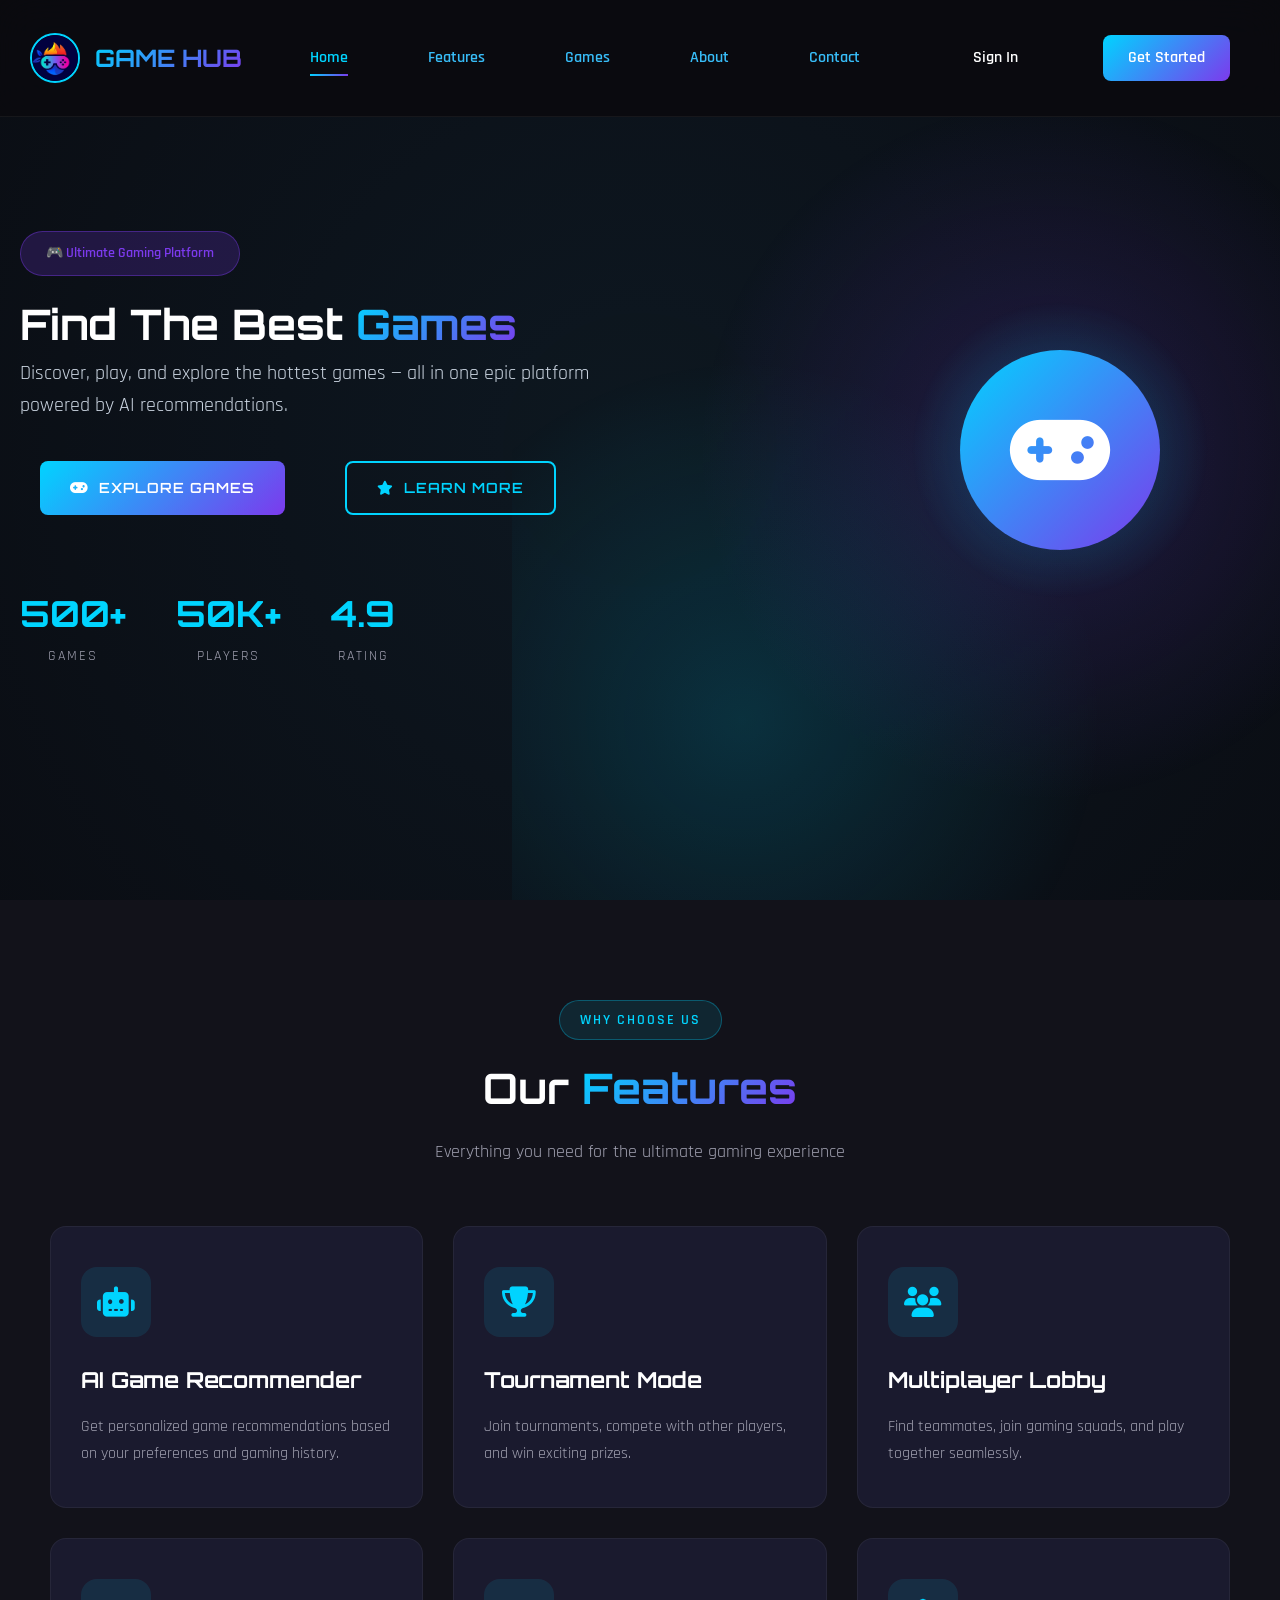
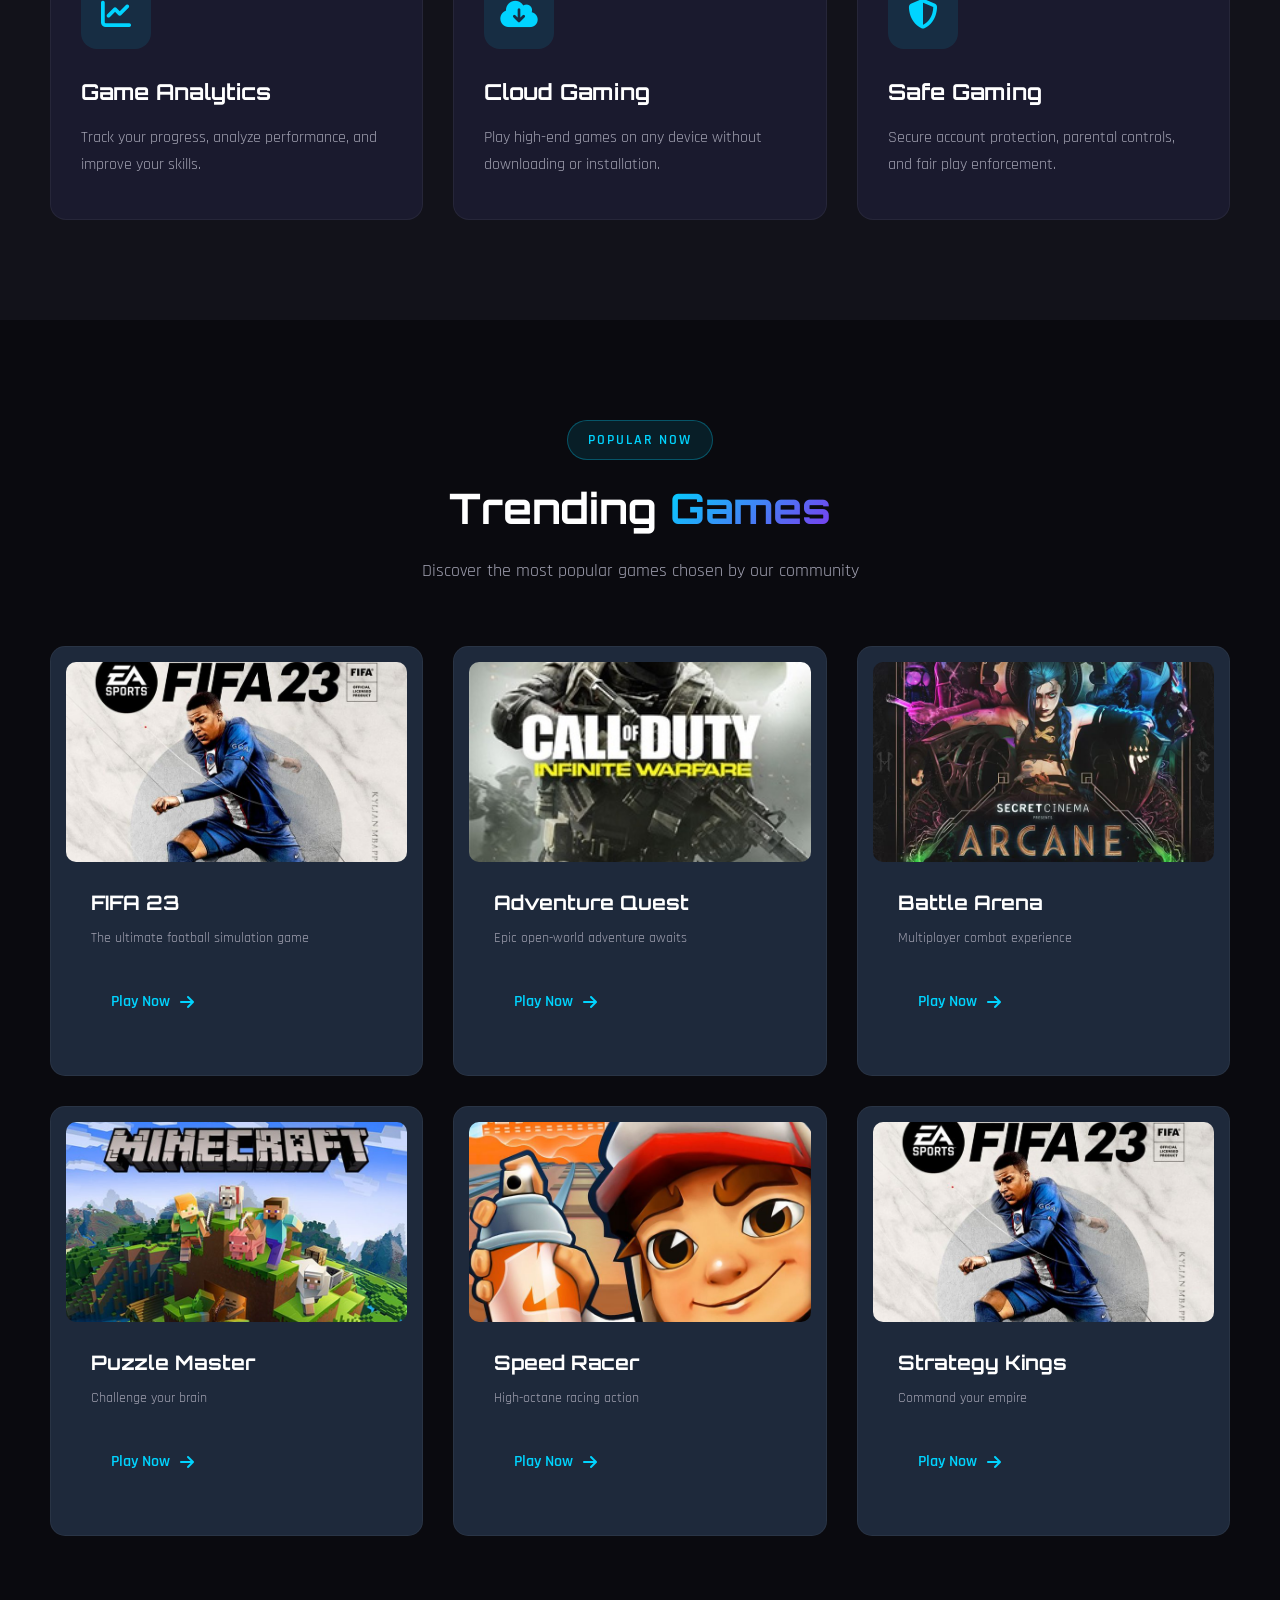
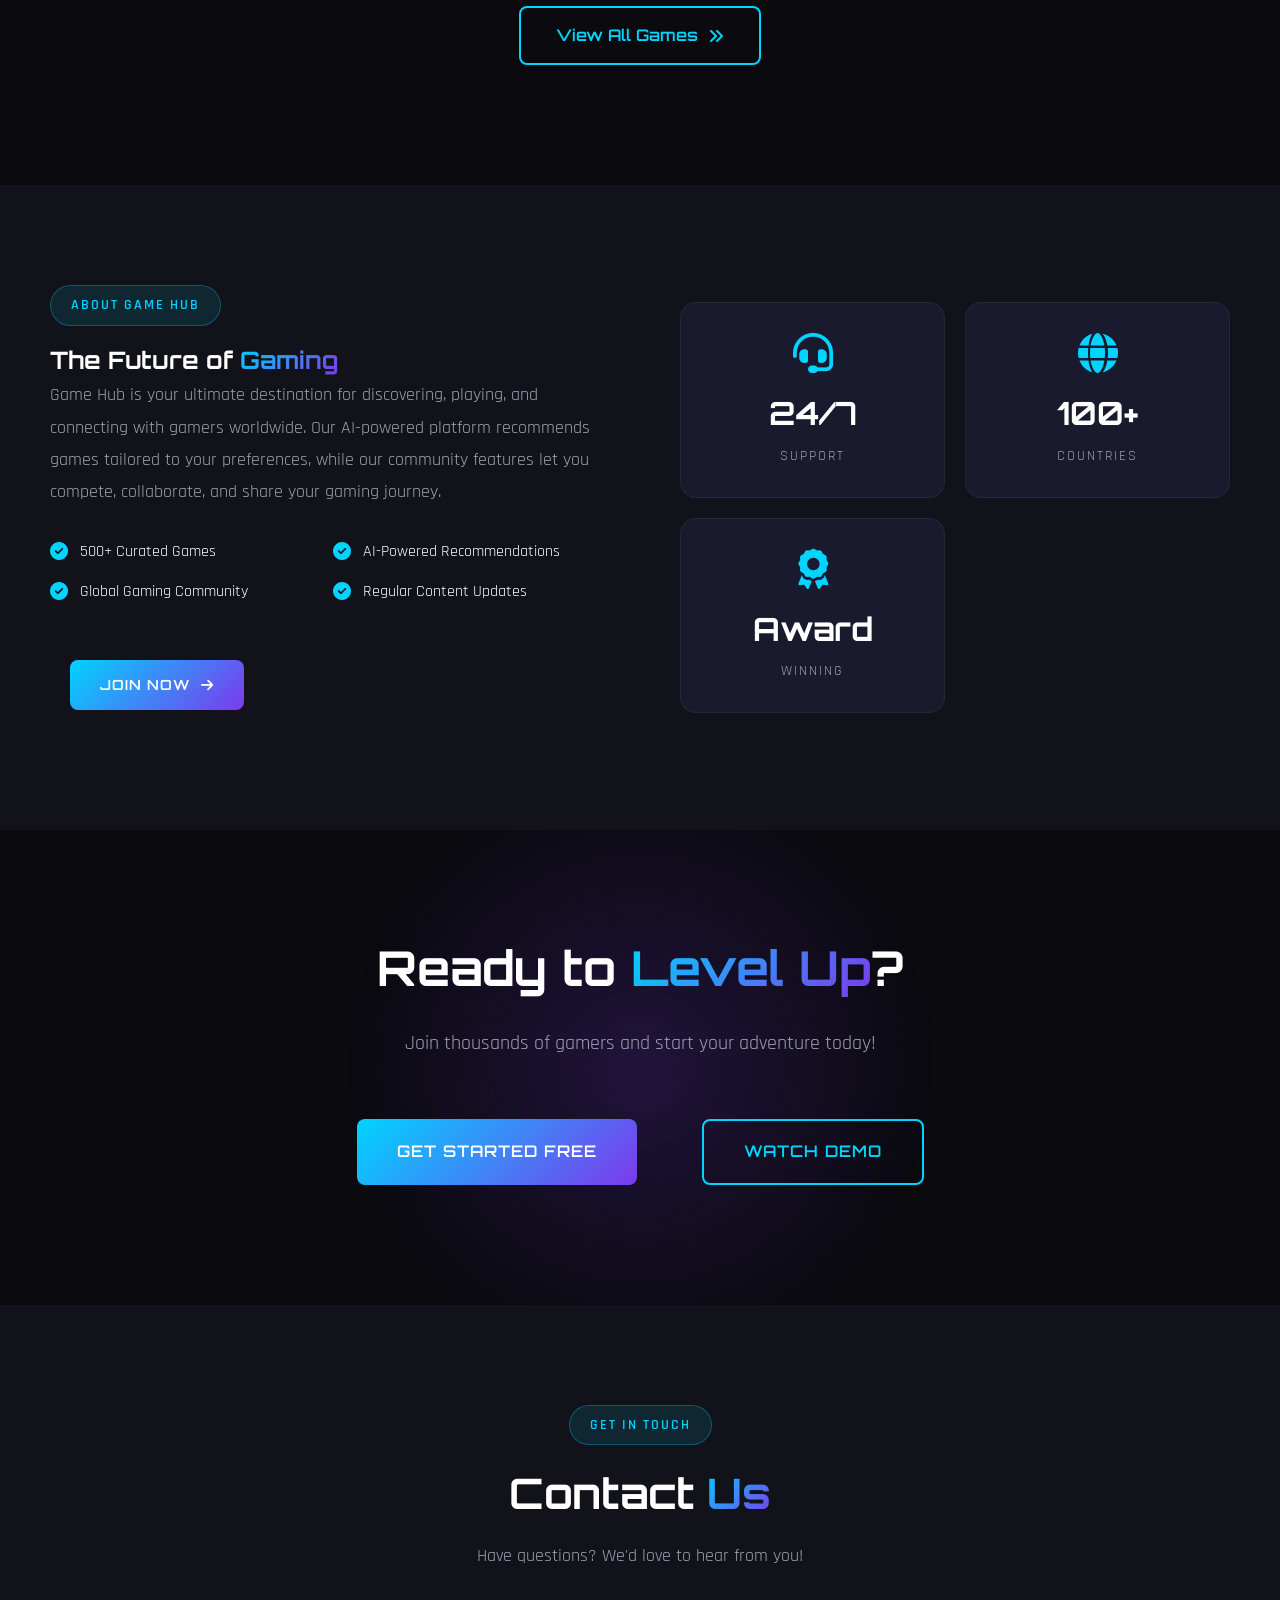
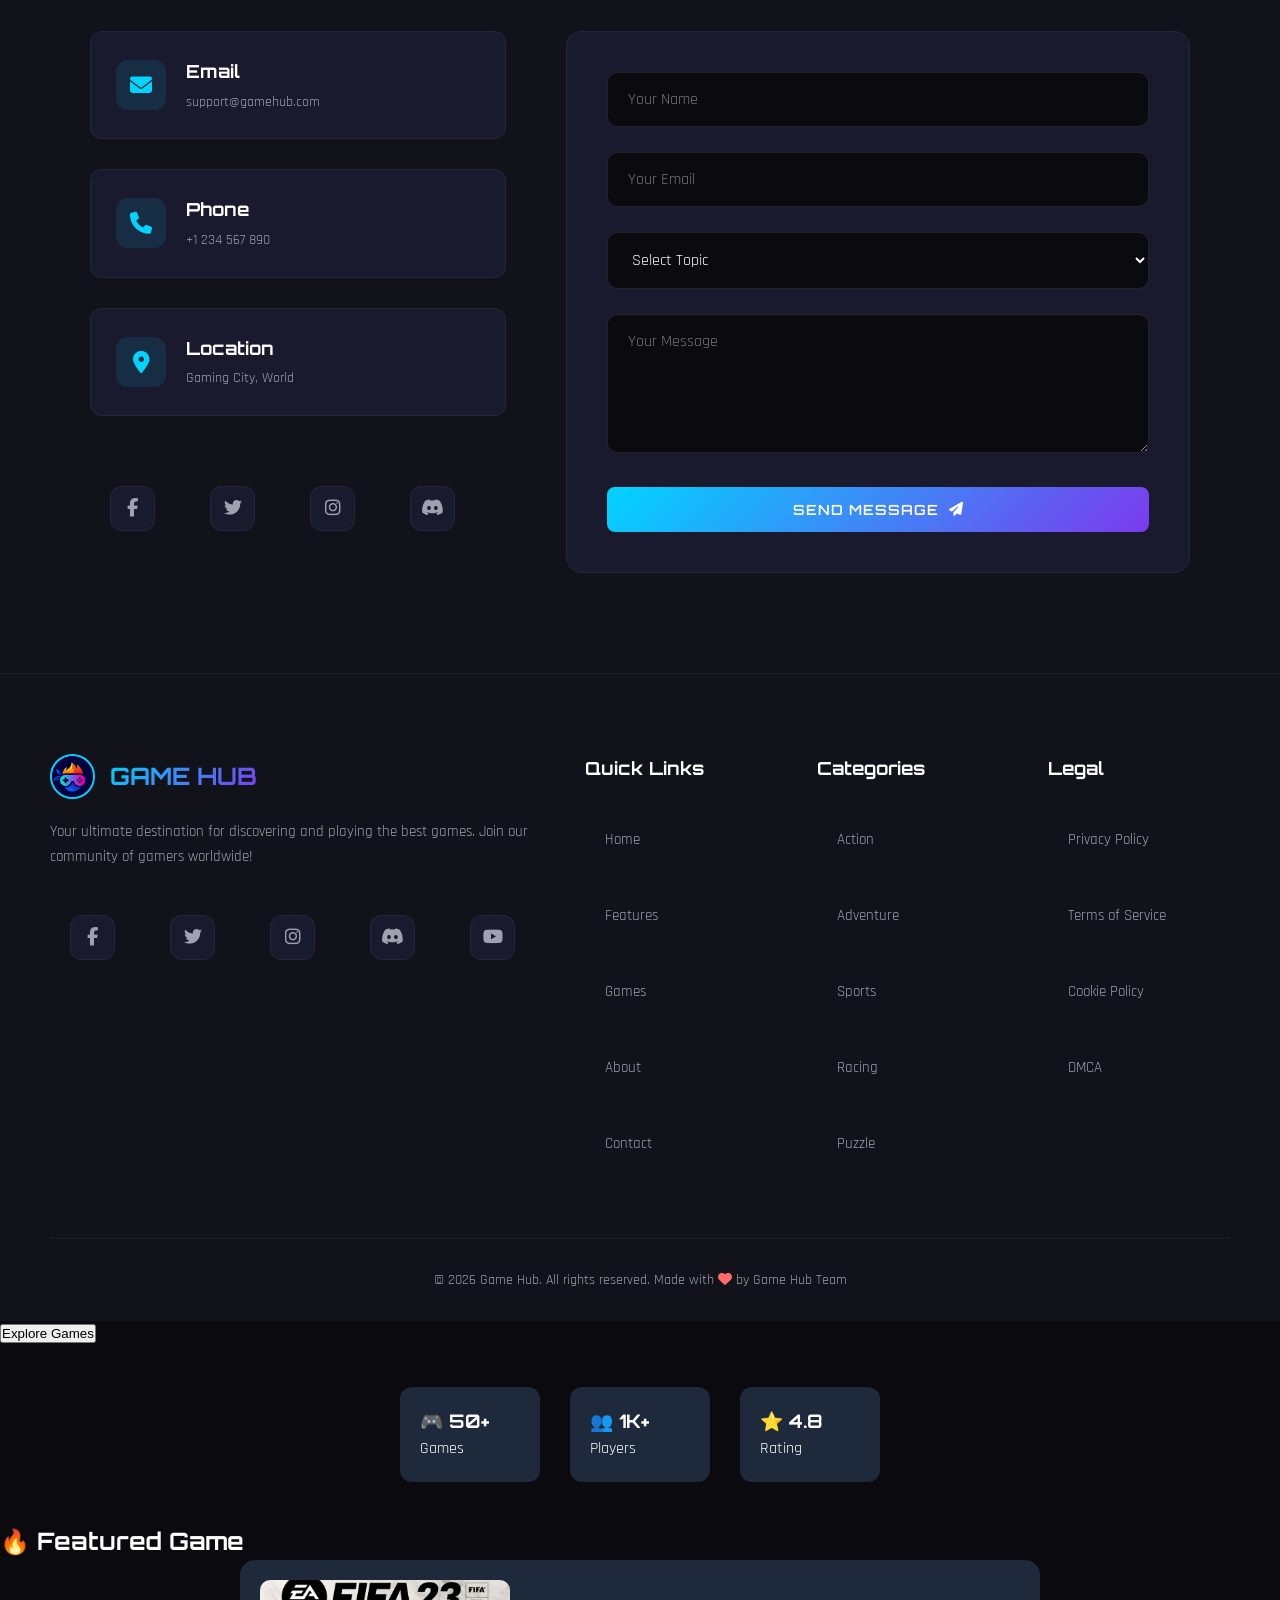
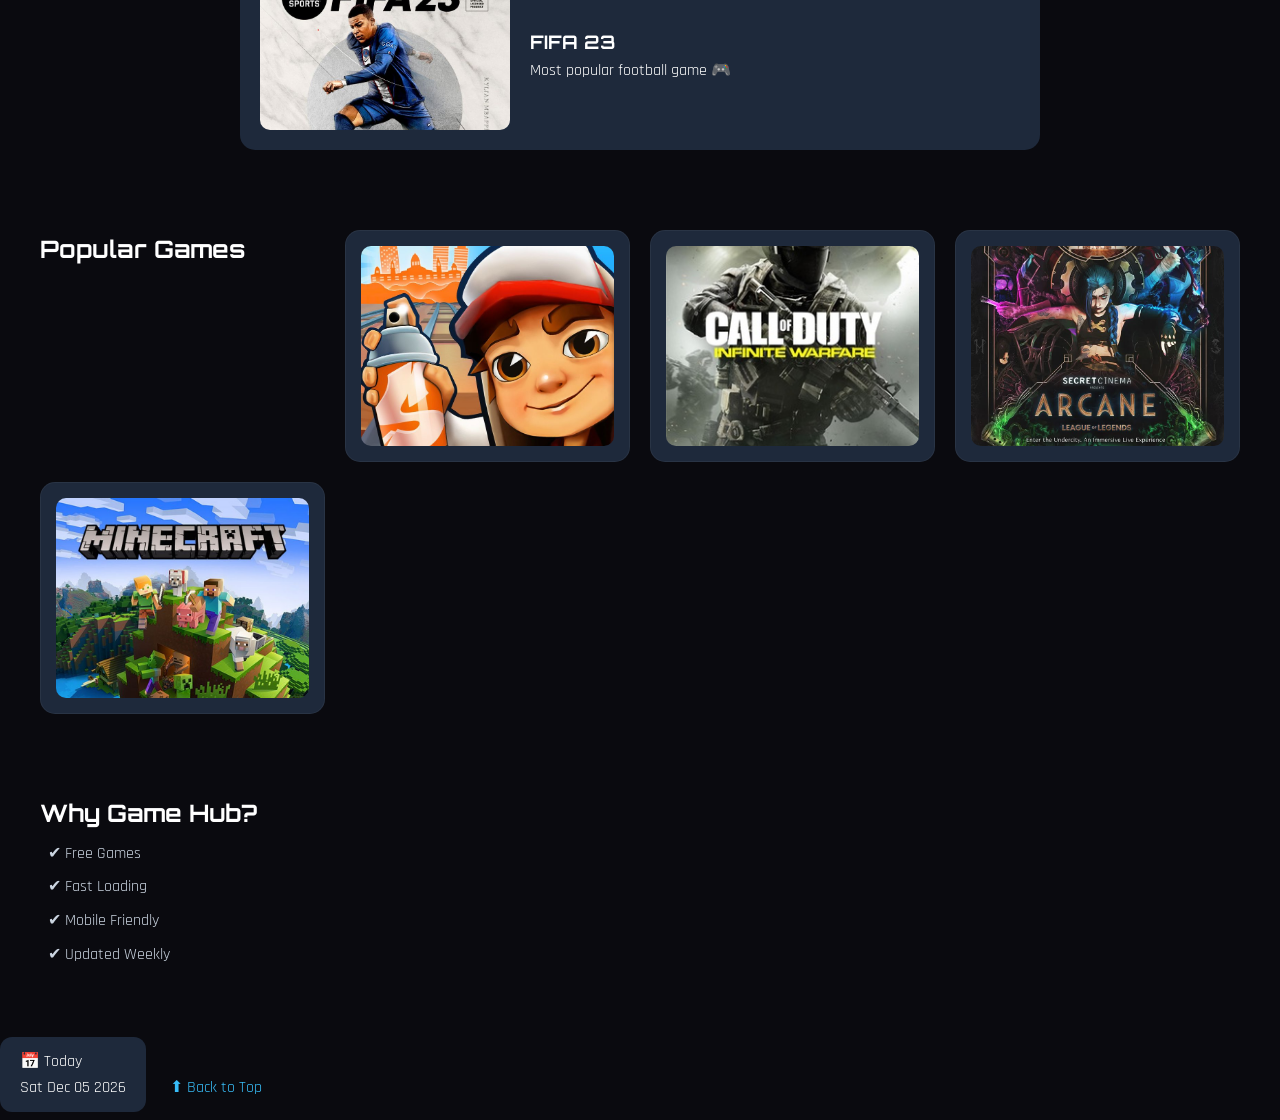
<file: index.html>
<!DOCTYPE html>
<html lang="en">

<head>
    <meta charset="UTF-8">
    <meta name="viewport" content="width=device-width, initial-scale=1.0">
    <title>Game Hub - Your Gaming Destination</title>
    <link rel="stylesheet" href="css/style.css">
    <link rel="preconnect" href="https://fonts.googleapis.com">
    <link rel="preconnect" href="https://fonts.gstatic.com" crossorigin>
    <link href="https://fonts.googleapis.com/css2?family=Orbitron:wght@400;500;600;700;800;900&family=Rajdhani:wght@300;400;500;600;700&display=swap" rel="stylesheet">
    <link rel="stylesheet" href="https://cdnjs.cloudflare.com/ajax/libs/font-awesome/6.5.1/css/all.min.css">
</head>

<body id="top">

    <!-- ================= NAVBAR ================= -->
    <nav class="navbar">
        <div class="logo">
            <img src="images/logo.png" alt="Game Hub Logo">
            <span class="logo-text">GAME HUB</span>
        </div>

        <ul class="nav-links">
            <li><a href="#home" class="active">Home</a></li>
            <li><a href="#features">Features</a></li>
            <li><a href="#games">Games</a></li>
            <li><a href="#about">About</a></li>
            <li><a href="#contact">Contact</a></li>
        </ul>

        <div class="nav-actions">
            <a href="#" class="btn-login">Sign In</a>
            <a href="#" class="btn-cta">Get Started</a>
        </div>

        <div class="menu-toggle">
            <i class="fas fa-bars"></i>
        </div>
    </nav>

    <!-- ================= HERO SECTION ================= -->
    <section id="home" class="hero">
        <div class="hero-bg"></div>
        <div class="hero-content">
            <span class="hero-badge">🎮 Ultimate Gaming Platform</span>
            <h1>Find The Best <span class="highlight">Games</span></h1>
            <p class="hero-subtitle">Discover, play, and explore the hottest games — all in one epic platform powered by AI recommendations.</p>
            
            <div class="hero-buttons">
                <a href="#games" class="btn-primary">
                    <i class="fas fa-gamepad"></i> Explore Games
                </a>
                <a href="#features" class="btn-secondary">
                    <i class="fas fa-star"></i> Learn More
                </a>
            </div>

            <div class="hero-stats">
                <div class="stat-item">
                    <span class="stat-number">500+</span>
                    <span class="stat-label">Games</span>
                </div>
                <div class="stat-item">
                    <span class="stat-number">50K+</span>
                    <span class="stat-label">Players</span>
                </div>
                <div class="stat-item">
                    <span class="stat-number">4.9</span>
                    <span class="stat-label">Rating</span>
                </div>
            </div>
        </div>

        <div class="hero-visual">
            <div class="game-controller">
                <i class="fas fa-gamepad"></i>
            </div>
            <div class="glow-effect"></div>
        </div>
    </section>

    <!-- ================= FEATURES SECTION ================= -->
    <section id="features" class="features">
        <div class="section-header">
            <span class="section-tag">Why Choose Us</span>
            <h2>Our <span class="highlight">Features</span></h2>
            <p>Everything you need for the ultimate gaming experience</p>
        </div>

        <div class="features-grid">
            <div class="feature-card">
                <div class="feature-icon">
                    <i class="fas fa-robot"></i>
                </div>
                <h3>AI Game Recommender</h3>
                <p>Get personalized game recommendations based on your preferences and gaming history.</p>
                <div class="feature-glow"></div>
            </div>

            <div class="feature-card">
                <div class="feature-icon">
                    <i class="fas fa-trophy"></i>
                </div>
                <h3>Tournament Mode</h3>
                <p>Join tournaments, compete with other players, and win exciting prizes.</p>
                <div class="feature-glow"></div>
            </div>

            <div class="feature-card">
                <div class="feature-icon">
                    <i class="fas fa-users"></i>
                </div>
                <h3>Multiplayer Lobby</h3>
                <p>Find teammates, join gaming squads, and play together seamlessly.</p>
                <div class="feature-glow"></div>
            </div>

            <div class="feature-card">
                <div class="feature-icon">
                    <i class="fas fa-chart-line"></i>
                </div>
                <h3>Game Analytics</h3>
                <p>Track your progress, analyze performance, and improve your skills.</p>
                <div class="feature-glow"></div>
            </div>

            <div class="feature-card">
                <div class="feature-icon">
                    <i class="fas fa-cloud-download"></i>
                </div>
                <h3>Cloud Gaming</h3>
                <p>Play high-end games on any device without downloading or installation.</p>
                <div class="feature-glow"></div>
            </div>

            <div class="feature-card">
                <div class="feature-icon">
                    <i class="fas fa-shield-alt"></i>
                </div>
                <h3>Safe Gaming</h3>
                <p>Secure account protection, parental controls, and fair play enforcement.</p>
                <div class="feature-glow"></div>
            </div>
        </div>
    </section>

    <!-- ================= GAMES SECTION ================= -->
    <section id="games" class="games-section">
        <div class="section-header">
            <span class="section-tag">Popular Now</span>
            <h2>Trending <span class="highlight">Games</span></h2>
            <p>Discover the most popular games chosen by our community</p>
        </div>

        <div class="games-grid">
            <div class="game-card">
                <div class="game-image">
                    <img src="images/game1.jpg.jpeg" alt="FIFA 23">
                    <div class="game-overlay">
                        <span class="game-rating">⭐ 4.8</span>
                        <span class="game-category">Sports</span>
                    </div>
                </div>
                <div class="game-info">
                    <h3>FIFA 23</h3>
                    <p>The ultimate football simulation game</p>
                    <a href="#" class="btn-play">Play Now <i class="fas fa-arrow-right"></i></a>
                </div>
            </div>

            <div class="game-card">
                <div class="game-image">
                    <img src="images/game2.jpg.jpeg" alt="Adventure Quest">
                    <div class="game-overlay">
                        <span class="game-rating">⭐ 4.6</span>
                        <span class="game-category">Adventure</span>
                    </div>
                </div>
                <div class="game-info">
                    <h3>Adventure Quest</h3>
                    <p>Epic open-world adventure awaits</p>
                    <a href="#" class="btn-play">Play Now <i class="fas fa-arrow-right"></i></a>
                </div>
            </div>

            <div class="game-card">
                <div class="game-image">
                    <img src="images/game3.jpg" alt="Battle Arena">
                    <div class="game-overlay">
                        <span class="game-rating">⭐ 4.9</span>
                        <span class="game-category">Action</span>
                    </div>
                </div>
                <div class="game-info">
                    <h3>Battle Arena</h3>
                    <p>Multiplayer combat experience</p>
                    <a href="#" class="btn-play">Play Now <i class="fas fa-arrow-right"></i></a>
                </div>
            </div>

            <div class="game-card">
                <div class="game-image">
                    <img src="images/game4.jpg" alt="Puzzle Master">
                    <div class="game-overlay">
                        <span class="game-rating">⭐ 4.4</span>
                        <span class="game-category">Puzzle</span>
                    </div>
                </div>
                <div class="game-info">
                    <h3>Puzzle Master</h3>
                    <p>Challenge your brain</p>
                    <a href="#" class="btn-play">Play Now <i class="fas fa-arrow-right"></i></a>
                </div>
            </div>

            <div class="game-card">
                <div class="game-image">
                    <img src="images/game5.jpg" alt="Speed Racer">
                    <div class="game-overlay">
                        <span class="game-rating">⭐ 4.7</span>
                        <span class="game-category">Racing</span>
                    </div>
                </div>
                <div class="game-info">
                    <h3>Speed Racer</h3>
                    <p>High-octane racing action</p>
                    <a href="#" class="btn-play">Play Now <i class="fas fa-arrow-right"></i></a>
                </div>
            </div>

            <div class="game-card">
                <div class="game-image">
                    <img src="images/game1.jpg.jpeg" alt="Strategy Kings">
                    <div class="game-overlay">
                        <span class="game-rating">⭐ 4.5</span>
                        <span class="game-category">Strategy</span>
                    </div>
                </div>
                <div class="game-info">
                    <h3>Strategy Kings</h3>
                    <p>Command your empire</p>
                    <a href="#" class="btn-play">Play Now <i class="fas fa-arrow-right"></i></a>
                </div>
            </div>
        </div>

        <div class="view-all">
            <a href="#" class="btn-view-all">View All Games <i class="fas fa-angle-double-right"></i></a>
        </div>
    </section>

    <!-- ================= ABOUT SECTION ================= -->
    <section id="about" class="about-section">
        <div class="about-content">
            <div class="about-text">
                <span class="section-tag">About Game Hub</span>
                <h2>The Future of <span class="highlight">Gaming</span></h2>
                <p>Game Hub is your ultimate destination for discovering, playing, and connecting with gamers worldwide. Our AI-powered platform recommends games tailored to your preferences, while our community features let you compete, collaborate, and share your gaming journey.</p>
                
                <div class="about-features">
                    <div class="about-item">
                        <i class="fas fa-check-circle"></i>
                        <span>500+ Curated Games</span>
                    </div>
                    <div class="about-item">
                        <i class="fas fa-check-circle"></i>
                        <span>AI-Powered Recommendations</span>
                    </div>
                    <div class="about-item">
                        <i class="fas fa-check-circle"></i>
                        <span>Global Gaming Community</span>
                    </div>
                    <div class="about-item">
                        <i class="fas fa-check-circle"></i>
                        <span>Regular Content Updates</span>
                    </div>
                </div>

                <a href="#contact" class="btn-primary">Join Now <i class="fas fa-arrow-right"></i></a>
            </div>

            <div class="about-visual">
                <div class="about-card">
                    <i class="fas fa-headset"></i>
                    <h3>24/7</h3>
                    <p>Support</p>
                </div>
                <div class="about-card">
                    <i class="fas fa-globe"></i>
                    <h3>100+</h3>
                    <p>Countries</p>
                </div>
                <div class="about-card">
                    <i class="fas fa-award"></i>
                    <h3>Award</h3>
                    <p>Winning</p>
                </div>
            </div>
        </div>
    </section>

    <!-- ================= CTA SECTION ================= -->
    <section class="cta-section">
        <div class="cta-content">
            <h2>Ready to <span class="highlight">Level Up</span>?</h2>
            <p>Join thousands of gamers and start your adventure today!</p>
            <div class="cta-buttons">
                <a href="#" class="btn-primary btn-large">Get Started Free</a>
                <a href="#" class="btn-secondary btn-large">Watch Demo</a>
            </div>
        </div>
        <div class="cta-glow"></div>
    </section>

    <!-- ================= CONTACT SECTION ================= -->
    <section id="contact" class="contact-section">
        <div class="section-header">
            <span class="section-tag">Get In Touch</span>
            <h2>Contact <span class="highlight">Us</span></h2>
            <p>Have questions? We'd love to hear from you!</p>
        </div>

        <div class="contact-container">
            <div class="contact-info">
                <div class="contact-item">
                    <i class="fas fa-envelope"></i>
                    <div>
                        <h4>Email</h4>
                        <p>support@gamehub.com</p>
                    </div>
                </div>
                <div class="contact-item">
                    <i class="fas fa-phone"></i>
                    <div>
                        <h4>Phone</h4>
                        <p>+1 234 567 890</p>
                    </div>
                </div>
                <div class="contact-item">
                    <i class="fas fa-map-marker-alt"></i>
                    <div>
                        <h4>Location</h4>
                        <p>Gaming City, World</p>
                    </div>
                </div>
                <div class="social-links">
                    <a href="#"><i class="fab fa-facebook-f"></i></a>
                    <a href="#"><i class="fab fa-twitter"></i></a>
                    <a href="#"><i class="fab fa-instagram"></i></a>
                    <a href="#"><i class="fab fa-discord"></i></a>
                </div>
            </div>

            <form class="contact-form">
                <div class="form-group">
                    <input type="text" placeholder="Your Name" required>
                </div>
                <div class="form-group">
                    <input type="email" placeholder="Your Email" required>
                </div>
                <div class="form-group">
                    <select>
                        <option>Select Topic</option>
                        <option>General Inquiry</option>
                        <option>Support</option>
                        <option>Partnership</option>
                    </select>
                </div>
                <div class="form-group">
                    <textarea placeholder="Your Message" rows="5" required></textarea>
                </div>
                <button type="submit" class="btn-primary">Send Message <i class="fas fa-paper-plane"></i></button>
            </form>
        </div>
    </section>

    <!-- ================= FOOTER ================= -->
    <footer class="footer">
        <div class="footer-content">
            <div class="footer-brand">
                <div class="logo">
                    <img src="images/logo.png" alt="Game Hub Logo">
                    <span class="logo-text">GAME HUB</span>
                </div>
                <p>Your ultimate destination for discovering and playing the best games. Join our community of gamers worldwide!</p>
                <div class="social-links">
                    <a href="#"><i class="fab fa-facebook-f"></i></a>
                    <a href="#"><i class="fab fa-twitter"></i></a>
                    <a href="#"><i class="fab fa-instagram"></i></a>
                    <a href="#"><i class="fab fa-discord"></i></a>
                    <a href="#"><i class="fab fa-youtube"></i></a>
                </div>
            </div>

            <div class="footer-links">
                <h4>Quick Links</h4>
                <ul>
                    <li><a href="#home">Home</a></li>
                    <li><a href="#features">Features</a></li>
                    <li><a href="#games">Games</a></li>
                    <li><a href="#about">About</a></li>
                    <li><a href="#contact">Contact</a></li>
                </ul>
            </div>

            <div class="footer-links">
                <h4>Categories</h4>
                <ul>
                    <li><a href="#">Action</a></li>
                    <li><a href="#">Adventure</a></li>
                    <li><a href="#">Sports</a></li>
                    <li><a href="#">Racing</a></li>
                    <li><a href="#">Puzzle</a></li>
                </ul>
            </div>

            <div class="footer-links">
                <h4>Legal</h4>
                <ul>
                    <li><a href="#">Privacy Policy</a></li>
                    <li><a href="#">Terms of Service</a></li>
                    <li><a href="#">Cookie Policy</a></li>
                    <li><a href="#">DMCA</a></li>
                </ul>
            </div>
        </div>

        <div class="footer-bottom">
            <p>&copy; 2026 Game Hub. All rights reserved. Made with <i class="fas fa-heart"></i> by Game Hub Team</p>
        </div>
    </footer>

    <!-- ================= BACK TO TOP ================= -->
    <a href="#top" class="back-to-top">
        <i class="fas fa-arrow-up"></i>
    </a>

    <script src="js/script.js"></script>
</body>

</html>
            <button>Explore Games</button>
        </a>
    </div>

    <!-- ================= STATS ================= -->
    <div class="stats">
        <div>
            <h3>🎮 50+</h3>
            <p>Games</p>
        </div>

        <div>
            <h3>👥 1K+</h3>
            <p>Players</p>
        </div>

        <div>
            <h3>⭐ 4.8</h3>
            <p>Rating</p>
        </div>
    </div>

    <!-- ================= FEATURED GAME ================= -->
    <div class="featured-game">
        <h2>🔥 Featured Game</h2>

        <div class="featured-card">
            <img src="images/game1.jpg.jpeg" alt="Featured Game">

            <div>
                <h3>FIFA 23</h3>
                <p>Most popular football game 🎮</p>

                <a href="javascript:void(0)" class="play-btn"
                   onclick="openModal('FIFA 23','Football game with realistic graphics','4.7')">
                   Play Now
                </a>
            </div>
        </div>
    </div>

    <!-- ================= GAMES ================= -->
    <div class="games">
        <h2>Popular Games</h2>

        <div class="game-card">
            <img src="images/game5.jpg" alt="Game 1">

            <a href="javascript:void(0)" class="play-btn"
               onclick="openModal('Game 1','Racing speed game','4.5')">
               Play Now
            </a>
        </div>

        <div class="game-card">
            <img src="images/game2.jpg.jpeg" alt="Game 2">

            <a href="javascript:void(0)" class="play-btn"
               onclick="openModal('Game 2','Adventure survival game','4.3')">
               Play Now
            </a>
        </div>

        <div class="game-card">
            <img src="images/game3.jpg" alt="Game 3">

            <a href="javascript:void(0)" class="play-btn"
               onclick="openModal('Game 3','Action multiplayer game','4.6')">
               Play Now
            </a>
        </div>

        <div class="game-card">
            <img src="images/game4.jpg" alt="Game 4">

            <a href="javascript:void(0)" class="play-btn"
               onclick="openModal('Game 4','Puzzle brain game','4.2')">
               Play Now
            </a>
        </div>
    </div>

    <!-- ================= WHY US ================= -->
    <div class="why-us">
        <h2>Why Game Hub?</h2>

        <ul>
            <li>✔ Free Games</li>
            <li>✔ Fast Loading</li>
            <li>✔ Mobile Friendly</li>
            <li>✔ Updated Weekly</li>
        </ul>
    </div>

    <!-- ================= DATE ================= -->
    <div class="date-box">
        <span>📅 Today</span>
        <p id="date"></p>
    </div>

    <!-- ================= BACK TO TOP ================= -->
    <a href="#top">⬆ Back to Top</a>

    <!-- ================= MODAL ================= -->
    <div id="gameModal" class="modal">
        <div class="modal-content">

            <span class="close" onclick="closeModal()">&times;</span>

            <h2 id="gameTitle">Game Title</h2>
            <p id="gameDesc">Game description here...</p>
            <p id="gameRate">⭐ Rating</p>

            <button class="modal-btn">Play Now</button>
        </div>
    </div>

    <!-- ================= JS ================= -->
    <script src="js/script.js"></script>

    <script>
        document.getElementById("date").innerHTML =
            new Date().toDateString();
    </script>

</body>

</html>
</file>
<file: css/style.css>
/* =========================
   RESET & BASE
========================= */
* {
    margin: 0;
    padding: 0;
    box-sizing: border-box;
}

:root {
    --primary: #00d4ff;
    --primary-dark: #0099cc;
    --secondary: #7c3aed;
    --secondary-dark: #5b21b6;
    --accent: #ff6b6b;
    --dark-bg: #0a0a0f;
    --dark-bg-alt: #12121a;
    --card-bg: #1a1a2e;
    --text-light: #ffffff;
    --text-muted: #a0a0b0;
    --gradient: linear-gradient(135deg, #00d4ff 0%, #7c3aed 100%);
    --glow: 0 0 30px rgba(0, 212, 255, 0.3);
}

html {
    scroll-behavior: smooth;
}

body {
    font-family: 'Rajdhani', sans-serif;
    background-color: var(--dark-bg);
    color: var(--text-light);
    line-height: 1.6;
    overflow-x: hidden;
}

/* Background Effects */
body::before {
    content: "";
    position: fixed;
    top: 0;
    left: 0;
    width: 100%;
    height: 100%;
    background: 
        radial-gradient(ellipse at 20% 20%, rgba(0, 212, 255, 0.08) 0%, transparent 50%),
        radial-gradient(ellipse at 80% 80%, rgba(124, 58, 237, 0.08) 0%, transparent 50%),
        radial-gradient(ellipse at 50% 50%, rgba(255, 107, 107, 0.05) 0%, transparent 50%);
    pointer-events: none;
    z-index: -1;
}

a {
    text-decoration: none;
    color: inherit;
}

ul {
    list-style: none;
}

img {
    max-width: 100%;
    display: block;
}

/* =========================
   TYPOGRAPHY
========================= */
h1, h2, h3, h4 {
    font-family: 'Orbitron', sans-serif;
    font-weight: 700;
}

.highlight {
    background: var(--gradient);
    -webkit-background-clip: text;
    -webkit-text-fill-color: transparent;
    background-clip: text;
}

.section-tag {
    display: inline-block;
    padding: 8px 20px;
    background: rgba(0, 212, 255, 0.1);
    border: 1px solid rgba(0, 212, 255, 0.3);
    border-radius: 50px;
    font-size: 14px;
    font-weight: 600;
    color: var(--primary);
    text-transform: uppercase;
    letter-spacing: 2px;
    margin-bottom: 15px;
}

.section-header {
    text-align: center;
    margin-bottom: 60px;
}

.section-header h2 {
    font-size: 42px;
    margin-bottom: 15px;
}

.section-header p {
    color: var(--text-muted);
    font-size: 18px;
}

/* =========================
   BUTTONS
========================= */
.btn-primary {
    display: inline-flex;
    align-items: center;
    gap: 10px;
    padding: 14px 30px;
    background: var(--gradient);
    color: white;
    border: none;
    border-radius: 8px;
    font-family: 'Orbitron', sans-serif;
    font-size: 14px;
    font-weight: 600;
    cursor: pointer;
    transition: all 0.3s ease;
    text-transform: uppercase;
    letter-spacing: 1px;
}

.btn-primary:hover {
    transform: translateY(-3px);
    box-shadow: var(--glow);
}

.btn-secondary {
    display: inline-flex;
    align-items: center;
    gap: 10px;
    padding: 14px 30px;
    background: transparent;
    color: var(--primary);
    border: 2px solid var(--primary);
    border-radius: 8px;
    font-family: 'Orbitron', sans-serif;
    font-size: 14px;
    font-weight: 600;
    cursor: pointer;
    transition: all 0.3s ease;
    text-transform: uppercase;
    letter-spacing: 1px;
}

.btn-secondary:hover {
    background: var(--primary);
    color: var(--dark-bg);
    transform: translateY(-3px);
}

.btn-large {
    padding: 18px 40px;
    font-size: 16px;
}

.btn-login {
    padding: 10px 25px;
    color: var(--text-light);
    font-weight: 600;
    transition: color 0.3s;
}

.btn-login:hover {
    color: var(--primary);
}

.btn-cta {
    padding: 10px 25px;
    background: var(--gradient);
    color: white;
    border-radius: 8px;
    font-weight: 600;
    transition: all 0.3s;
}

.btn-cta:hover {
    transform: translateY(-2px);
    box-shadow: var(--glow);
}

/* =========================
   NAVBAR
========================= */
.navbar {
    position: fixed;
    top: 0;
    left: 0;
    right: 0;
    display: flex;
    justify-content: space-between;
    align-items: center;
    padding: 15px 50px;
    background: rgba(10, 10, 15, 0.9);
    backdrop-filter: blur(20px);
    border-bottom: 1px solid rgba(255, 255, 255, 0.05);
    z-index: 1000;
}

.navbar .logo {
    display: flex;
    align-items: center;
    gap: 15px;
}

.navbar .logo img {
    width: 50px;
    height: 50px;
    border-radius: 50%;
    border: 2px solid var(--primary);
    object-fit: cover;
}

.logo-text {
    font-family: 'Orbitron', sans-serif;
    font-size: 24px;
    font-weight: 700;
    background: var(--gradient);
    -webkit-background-clip: text;
    -webkit-text-fill-color: transparent;
    background-clip: text;
}

.nav-links {
    display: flex;
    gap: 40px;
}

.nav-links a {
    font-weight: 600;
    font-size: 16px;
    transition: color 0.3s;
    position: relative;
}

.nav-links a::after {
    content: "";
    position: absolute;
    bottom: -5px;
    left: 0;
    width: 0;
    height: 2px;
    background: var(--gradient);
    transition: width 0.3s;
}

.nav-links a:hover,
.nav-links a.active {
    color: var(--primary);
}

.nav-links a:hover::after,
.nav-links a.active::after {
    width: 100%;
}

.nav-actions {
    display: flex;
    align-items: center;
    gap: 20px;
}

.menu-toggle {
    display: none;
    font-size: 24px;
    cursor: pointer;
    color: var(--text-light);
}

/* =========================
   HERO SECTION
========================= */
.hero {
    position: relative;
    min-height: 100vh;
    display: flex;
    align-items: center;
    justify-content: space-between;
    padding: 120px 50px 80px;
    overflow: hidden;
}

.hero-bg {
    position: absolute;
    top: 0;
    right: 0;
    width: 60%;
    height: 100%;
    background: 
        radial-gradient(circle at 70% 50%, rgba(124, 58, 237, 0.2) 0%, transparent 50%),
        radial-gradient(circle at 30% 80%, rgba(0, 212, 255, 0.15) 0%, transparent 40%);
    z-index: -1;
}

.hero-content {
    max-width: 600px;
}

.hero-badge {
    display: inline-block;
    padding: 10px 25px;
    background: rgba(124, 58, 237, 0.2);
    border: 1px solid rgba(124, 58, 237, 0.4);
    border-radius: 50px;
    font-size: 14px;
    font-weight: 600;
    color: var(--secondary);
    margin-bottom: 25px;
    animation: pulse 2s infinite;
}

@keyframes pulse {
    0%, 100% { box-shadow: 0 0 0 0 rgba(124, 58, 237, 0.4); }
    50% { box-shadow: 0 0 20px 5px rgba(124, 58, 237, 0.2); }
}

.hero h1 {
    font-size: 64px;
    line-height: 1.1;
    margin-bottom: 20px;
    animation: fadeInUp 0.8s ease-out;
}

.hero-subtitle {
    font-size: 20px;
    color: var(--text-muted);
    margin-bottom: 35px;
    animation: fadeInUp 0.8s ease-out 0.2s both;
}

.hero-buttons {
    display: flex;
    gap: 20px;
    margin-bottom: 50px;
    animation: fadeInUp 0.8s ease-out 0.4s both;
}

.hero-stats {
    display: flex;
    gap: 50px;
    animation: fadeInUp 0.8s ease-out 0.6s both;
}

.stat-item {
    text-align: center;
}

.stat-number {
    display: block;
    font-family: 'Orbitron', sans-serif;
    font-size: 36px;
    font-weight: 700;
    color: var(--primary);
}

.stat-label {
    font-size: 14px;
    color: var(--text-muted);
    text-transform: uppercase;
    letter-spacing: 2px;
}

.hero-visual {
    position: relative;
    width: 400px;
    height: 400px;
    display: flex;
    align-items: center;
    justify-content: center;
    animation: fadeInRight 1s ease-out 0.3s both;
}

.game-controller {
    width: 200px;
    height: 200px;
    background: var(--gradient);
    border-radius: 50%;
    display: flex;
    align-items: center;
    justify-content: center;
    font-size: 80px;
    color: white;
    position: relative;
    z-index: 2;
    animation: float 3s ease-in-out infinite;
}

@keyframes float {
    0%, 100% { transform: translateY(0); }
    50% { transform: translateY(-20px); }
}

.glow-effect {
    position: absolute;
    width: 300px;
    height: 300px;
    background: radial-gradient(circle, rgba(0, 212, 255, 0.3) 0%, transparent 70%);
    animation: glow 2s ease-in-out infinite alternate;
}

@keyframes glow {
    from { transform: scale(1); opacity: 0.5; }
    to { transform: scale(1.2); opacity: 0.8; }
}

@keyframes fadeInUp {
    from {
        opacity: 0;
        transform: translateY(30px);
    }
    to {
        opacity: 1;
        transform: translateY(0);
    }
}

@keyframes fadeInRight {
    from {
        opacity: 0;
        transform: translateX(50px);
    }
    to {
        opacity: 1;
        transform: translateX(0);
    }
}

/* =========================
   FEATURES SECTION
========================= */
.features {
    padding: 100px 50px;
    background: var(--dark-bg-alt);
}

.features-grid {
    display: grid;
    grid-template-columns: repeat(auto-fit, minmax(320px, 1fr));
    gap: 30px;
    max-width: 1200px;
    margin: 0 auto;
}

.feature-card {
    position: relative;
    background: var(--card-bg);
    padding: 40px 30px;
    border-radius: 16px;
    border: 1px solid rgba(255, 255, 255, 0.05);
    transition: all 0.4s ease;
    overflow: hidden;
}

.feature-card::before {
    content: "";
    position: absolute;
    top: 0;
    left: 0;
    width: 100%;
    height: 3px;
    background: var(--gradient);
    transform: scaleX(0);
    transform-origin: left;
    transition: transform 0.4s ease;
}

.feature-card:hover {
    transform: translateY(-10px);
    border-color: rgba(0, 212, 255, 0.3);
    box-shadow: 0 20px 40px rgba(0, 0, 0, 0.3);
}

.feature-card:hover::before {
    transform: scaleX(1);
}

.feature-icon {
    width: 70px;
    height: 70px;
    background: rgba(0, 212, 255, 0.1);
    border-radius: 16px;
    display: flex;
    align-items: center;
    justify-content: center;
    font-size: 30px;
    color: var(--primary);
    margin-bottom: 25px;
    transition: all 0.3s;
}

.feature-card:hover .feature-icon {
    background: var(--gradient);
    color: white;
    transform: scale(1.1) rotate(5deg);
}

.feature-card h3 {
    font-size: 22px;
    margin-bottom: 15px;
}

.feature-card p {
    color: var(--text-muted);
    font-size: 16px;
    line-height: 1.7;
}

.feature-glow {
    position: absolute;
    bottom: -50%;
    left: 50%;
    transform: translateX(-50%);
    width: 200px;
    height: 200px;
    background: radial-gradient(circle, rgba(0, 212, 255, 0.2) 0%, transparent 70%);
    opacity: 0;
    transition: opacity 0.4s;
    pointer-events: none;
}

.feature-card:hover .feature-glow {
    opacity: 1;
}

/* =========================
   GAMES SECTION
========================= */
.games-section {
    padding: 100px 50px;
}

.games-grid {
    display: grid;
    grid-template-columns: repeat(auto-fit, minmax(300px, 1fr));
    gap: 30px;
    max-width: 1200px;
    margin: 0 auto;
}

.game-card {
    background: var(--card-bg);
    border-radius: 16px;
    overflow: hidden;
    border: 1px solid rgba(255, 255, 255, 0.05);
    transition: all 0.4s ease;
}

.game-card:hover {
    transform: translateY(-10px);
    box-shadow: 0 20px 40px rgba(0, 0, 0, 0.4);
    border-color: var(--primary);
}

.game-image {
    position: relative;
    height: 200px;
    overflow: hidden;
}

.game-image img {
    width: 100%;
    height: 100%;
    object-fit: cover;
    transition: transform 0.4s;
}

.game-card:hover .game-image img {
    transform: scale(1.1);
}

.game-overlay {
    position: absolute;
    top: 15px;
    left: 15px;
    right: 15px;
    display: flex;
    justify-content: space-between;
    opacity: 0;
    transition: opacity 0.3s;
}

.game-card:hover .game-overlay {
    opacity: 1;
}

.game-rating {
    padding: 5px 12px;
    background: rgba(0, 0, 0, 0.7);
    border-radius: 20px;
    font-size: 13px;
    font-weight: 600;
}

.game-category {
    padding: 5px 12px;
    background: var(--secondary);
    border-radius: 20px;
    font-size: 13px;
    font-weight: 600;
}

.game-info {
    padding: 25px;
}

.game-info h3 {
    font-size: 20px;
    margin-bottom: 8px;
}

.game-info p {
    color: var(--text-muted);
    font-size: 14px;
    margin-bottom: 20px;
}

.btn-play {
    display: inline-flex;
    align-items: center;
    gap: 10px;
    color: var(--primary);
    font-weight: 600;
    transition: all 0.3s;
}

.btn-play:hover {
    color: var(--secondary);
    gap: 15px;
}

.view-all {
    text-align: center;
    margin-top: 50px;
}

.btn-view-all {
    display: inline-flex;
    align-items: center;
    gap: 10px;
    padding: 15px 35px;
    background: transparent;
    border: 2px solid var(--primary);
    border-radius: 8px;
    color: var(--primary);
    font-family: 'Orbitron', sans-serif;
    font-weight: 600;
    transition: all 0.3s;
}

.btn-view-all:hover {
    background: var(--primary);
    color: var(--dark-bg);
}

/* =========================
   ABOUT SECTION
========================= */
.about-section {
    padding: 100px 50px;
    background: var(--dark-bg-alt);
}

.about-content {
    display: grid;
    grid-template-columns: 1fr 1fr;
    gap: 80px;
    max-width: 1200px;
    margin: 0 auto;
    align-items: center;
}

.about-text p {
    color: var(--text-muted);
    font-size: 18px;
    margin-bottom: 30px;
    line-height: 1.8;
}

.about-features {
    display: grid;
    grid-template-columns: 1fr 1fr;
    gap: 15px;
    margin-bottom: 35px;
}

.about-item {
    display: flex;
    align-items: center;
    gap: 12px;
    color: var(--text-light);
}

.about-item i {
    color: var(--primary);
    font-size: 18px;
}

.about-visual {
    display: grid;
    grid-template-columns: repeat(2, 1fr);
    gap: 20px;
}

.about-card {
    background: var(--card-bg);
    padding: 30px;
    border-radius: 16px;
    text-align: center;
    border: 1px solid rgba(255, 255, 255, 0.05);
    transition: all 0.3s;
}

.about-card:hover {
    transform: translateY(-5px);
    border-color: var(--primary);
    box-shadow: var(--glow);
}

.about-card i {
    font-size: 40px;
    color: var(--primary);
    margin-bottom: 15px;
}

.about-card h3 {
    font-size: 32px;
    margin-bottom: 5px;
}

.about-card p {
    color: var(--text-muted);
    font-size: 14px;
    text-transform: uppercase;
    letter-spacing: 2px;
}

/* =========================
   CTA SECTION
========================= */
.cta-section {
    position: relative;
    padding: 100px 50px;
    text-align: center;
    overflow: hidden;
}

.cta-content {
    position: relative;
    z-index: 2;
}

.cta-section h2 {
    font-size: 48px;
    margin-bottom: 20px;
}

.cta-section p {
    color: var(--text-muted);
    font-size: 20px;
    margin-bottom: 40px;
}

.cta-buttons {
    display: flex;
    justify-content: center;
    gap: 25px;
}

.cta-glow {
    position: absolute;
    top: 50%;
    left: 50%;
    transform: translate(-50%, -50%);
    width: 600px;
    height: 600px;
    background: radial-gradient(circle, rgba(124, 58, 237, 0.2) 0%, transparent 70%);
    z-index: 1;
}

/* =========================
   CONTACT SECTION
========================= */
.contact-section {
    padding: 100px 50px;
    background: var(--dark-bg-alt);
}

.contact-container {
    display: grid;
    grid-template-columns: 1fr 1.5fr;
    gap: 60px;
    max-width: 1100px;
    margin: 0 auto;
}

.contact-info {
    display: flex;
    flex-direction: column;
    gap: 30px;
}

.contact-item {
    display: flex;
    align-items: center;
    gap: 20px;
    padding: 25px;
    background: var(--card-bg);
    border-radius: 12px;
    border: 1px solid rgba(255, 255, 255, 0.05);
    transition: all 0.3s;
}

.contact-item:hover {
    border-color: var(--primary);
    transform: translateX(10px);
}

.contact-item i {
    width: 50px;
    height: 50px;
    background: rgba(0, 212, 255, 0.1);
    border-radius: 12px;
    display: flex;
    align-items: center;
    justify-content: center;
    font-size: 22px;
    color: var(--primary);
}

.contact-item h4 {
    font-size: 18px;
    margin-bottom: 5px;
}

.contact-item p {
    color: var(--text-muted);
    font-size: 14px;
}

.social-links {
    display: flex;
    gap: 15px;
    margin-top: 20px;
}

.social-links a {
    width: 45px;
    height: 45px;
    background: var(--card-bg);
    border-radius: 12px;
    display: flex;
    align-items: center;
    justify-content: center;
    font-size: 18px;
    color: var(--text-muted);
    border: 1px solid rgba(255, 255, 255, 0.05);
    transition: all 0.3s;
}

.social-links a:hover {
    background: var(--gradient);
    color: white;
    border-color: transparent;
    transform: translateY(-5px);
}

.contact-form {
    background: var(--card-bg);
    padding: 40px;
    border-radius: 16px;
    border: 1px solid rgba(255, 255, 255, 0.05);
}

.form-group {
    margin-bottom: 25px;
}

.form-group input,
.form-group select,
.form-group textarea {
    width: 100%;
    padding: 16px 20px;
    background: var(--dark-bg);
    border: 1px solid rgba(255, 255, 255, 0.1);
    border-radius: 10px;
    color: var(--text-light);
    font-family: 'Rajdhani', sans-serif;
    font-size: 16px;
    transition: all 0.3s;
}

.form-group input:focus,
.form-group select:focus,
.form-group textarea:focus {
    outline: none;
    border-color: var(--primary);
    box-shadow: 0 0 15px rgba(0, 212, 255, 0.2);
}

.form-group select {
    cursor: pointer;
}

.form-group textarea {
    resize: vertical;
    min-height: 120px;
}

.contact-form .btn-primary {
    width: 100%;
    justify-content: center;
}

/* =========================
   FOOTER
========================= */
.footer {
    background: var(--dark-bg-alt);
    padding: 80px 50px 30px;
    border-top: 1px solid rgba(255, 255, 255, 0.05);
}

.footer-content {
    display: grid;
    grid-template-columns: 2fr 1fr 1fr 1fr;
    gap: 50px;
    max-width: 1200px;
    margin: 0 auto 50px;
}

.footer-brand .logo {
    display: flex;
    align-items: center;
    gap: 15px;
    margin-bottom: 20px;
}

.footer-brand .logo img {
    width: 45px;
    height: 45px;
    border-radius: 50%;
    border: 2px solid var(--primary);
}

.footer-brand p {
    color: var(--text-muted);
    font-size: 15px;
    line-height: 1.7;
    margin-bottom: 25px;
}

.footer-links h4 {
    font-size: 18px;
    margin-bottom: 25px;
    color: var(--text-light);
}

.footer-links ul li {
    margin-bottom: 12px;
}

.footer-links a {
    color: var(--text-muted);
    font-size: 15px;
    transition: all 0.3s;
}

.footer-links a:hover {
    color: var(--primary);
    padding-left: 8px;
}

.footer-bottom {
    text-align: center;
    padding-top: 30px;
    border-top: 1px solid rgba(255, 255, 255, 0.05);
}

.footer-bottom p {
    color: var(--text-muted);
    font-size: 14px;
}

.footer-bottom i {
    color: var(--accent);
}

/* =========================
   BACK TO TOP
========================= */
.back-to-top {
    position: fixed;
    bottom: 30px;
    right: 30px;
    width: 50px;
    height: 50px;
    background: var(--gradient);
    border-radius: 12px;
    display: flex;
    align-items: center;
    justify-content: center;
    font-size: 20px;
    color: white;
    opacity: 0;
    visibility: hidden;
    transition: all 0.3s;
    z-index: 999;
}

.back-to-top.visible {
    opacity: 1;
    visibility: visible;
}

.back-to-top:hover {
    transform: translateY(-5px);
    box-shadow: var(--glow);
}

/* =========================
   RESPONSIVE
========================= */
@media (max-width: 1024px) {
    .hero h1 {
        font-size: 48px;
    }
    
    .about-content {
        grid-template-columns: 1fr;
        gap: 50px;
    }
    
    .footer-content {
        grid-template-columns: repeat(2, 1fr);
    }
}

@media (max-width: 768px) {
    .navbar {
        padding: 15px 25px;
    }
    
    .nav-links,
    .nav-actions {
        display: none;
    }
    
    .menu-toggle {
        display: block;
    }
    
    .hero {
        padding: 100px 25px 60px;
        flex-direction: column;
        text-align: center;
    }
    
    .hero h1 {
        font-size: 36px;
    }
    
    .hero-subtitle {
        font-size: 16px;
    }
    
    .hero-buttons {
        justify-content: center;
        flex-wrap: wrap;
    }
    
    .hero-stats {
        justify-content: center;
    }
    
    .hero-visual {
        width: 280px;
        height: 280px;
    }
    
    .game-controller {
        width: 150px;
        height: 150px;
        font-size: 60px;
    }
    
    .section-header h2 {
        font-size: 32px;
    }
    
    .features,
    .games-section,
    .about-section,
    .cta-section,
    .contact-section {
        padding: 60px 25px;
    }
    
    .features-grid,
    .games-grid {
        grid-template-columns: 1fr;
    }
    
    .contact-container {
        grid-template-columns: 1fr;
    }
    
    .cta-buttons {
        flex-direction: column;
        align-items: center;
    }
    
    .footer-content {
        grid-template-columns: 1fr;
        text-align: center;
    }
    
    .footer-brand .logo {
        justify-content: center;
    }
    
    .social-links {
        justify-content: center;
    }
}

@media (max-width: 480px) {
    .hero h1 {
        font-size: 28px;
    }
    
    .hero-stats {
        flex-direction: column;
        gap: 20px;
    }
    
    .stat-number {
        font-size: 28px;
    }
    
    .about-features {
        grid-template-columns: 1fr;
    }
    
    .about-visual {
        grid-template-columns: 1fr;
    }
}

/* background glow */
body::before {
    content: "";
    position: fixed;
    top: -50%;
    left: -50%;
    width: 200%;
    height: 200%;
    background: radial-gradient(circle, rgba(56,189,248,0.08) 0%, transparent 70%);
    z-index: -1;
}

/* =========================
   NAVBAR
========================= */


/* NAVBAR */
.navbar {
    background-color: #020617;
    padding: 15px 30px;
    display: flex;
    justify-content: space-between;
    align-items: center;
    
}

/* LOGO */
.logo img {
    width: 80px;
    height: 80px;
    border-radius: 50%;
    object-fit: cover;
    cursor: pointer;
    border: 2px solid #38bdf8;
    transition: 0.3s;
}

.logo img:hover {
    transform: scale(1.1);
}

/* MENU */
.menu {
    display: none;   
    gap: 20px;

}

.menu.active {
    display: flex;
}

.menu a {
    color: white;
    text-decoration: none;
    font-weight: bold;
}

.menu a:hover {
    color: #38bdf8;
}






.hero {
    padding: 60px 20px;
}

.hero h1 {
    font-size: 42px;
    margin-bottom: 10px;
    animation: fadeIn 2s ease-in-out;
}

.hero p {
    color: #cbd5e1;
    margin-bottom: 20px;
}

.hero button {
    padding: 12px 25px;
    background-color: #7c3aed;
    color: white;
    border: none;
    border-radius: 10px;
    cursor: pointer;
    transition: 0.3s;
}

.hero button:hover {
    background-color: #5b21b6;
    transform: scale(1.05);
}

/* =========================
   ANIMATION
========================= */
@keyframes fadeIn {
    from {
        opacity: 0;
        transform: translateY(-20px);
    }
    to {
        opacity: 1;
        transform: translateY(0);
    }
}

/* =========================
   STATS
========================= */
.stats {
    display: flex;
    justify-content: center;
    gap: 30px;
    margin: 40px 0;
    flex-wrap: wrap;
}

.stats div {
    background-color: #1e293b;
    padding: 20px;
    border-radius: 12px;
    width: 140px;
    transition: 0.3s;
}

.stats div:hover {
    transform: scale(1.1);
    box-shadow: 0 0 15px #38bdf8;
}

/* =========================
   FEATURED GAME
========================= */
.featured-game {
    margin: 40px 0;
}

.featured-card {
    display: flex;
    gap: 20px;
    align-items: center;
    background-color: #1e293b;
    padding: 20px;
    border-radius: 15px;
    max-width: 800px;
    margin: auto;
    transition: 0.3s;
}

.featured-card:hover {
    transform: scale(1.02);
    box-shadow: 0 0 20px #38bdf8;
}

.featured-card img {
    width: 250px;
    height: 150px;
    object-fit: cover;
    border-radius: 10px;
}

/* =========================
   GAMES GRID
========================= */
.games {
    display: grid;
    grid-template-columns: repeat(auto-fit, minmax(250px, 1fr));
    gap: 20px;
    padding: 40px;
}

/* =========================
   GAME CARD
========================= */
.game-card {
    position: relative;
    background-color: #1e293b;
    padding: 15px;
    border-radius: 15px;
    overflow: hidden;
    transition: 0.4s;
}

.game-card:hover {
    transform: scale(1.05);
    box-shadow: 0 0 25px #38bdf8;
}

/* IMAGE */
.game-card img {
    width: 100%;
    height: 200px;
    object-fit: cover;
    border-radius: 10px;
}

/* OVERLAY */
.game-card::before {
    content: "";
    position: absolute;
    inset: 0;
    background: rgba(0,0,0,0.4);
    opacity: 0;
    transition: 0.4s;
    border-radius: 15px;
}

.game-card:hover::before {
    opacity: 1;
}

/* =========================
   PLAY BUTTON
========================= */
.play-btn {
    position: absolute;
    bottom: 15px;
    left: 50%;
    transform: translateX(-50%);

    background-color: #7c3aed;
    color: white;
    padding: 10px 20px;
    border-radius: 10px;
    text-decoration: none;

    opacity: 0;
    transition: 0.4s;
    z-index: 2;
}

.game-card:hover .play-btn {
    opacity: 1;
    transform: translateX(-50%) translateY(-5px);
}

.play-btn:hover {
    background-color: #5b21b6;
    box-shadow: 0 0 10px #7c3aed;
}

/* =========================
   MODAL
========================= */
.modal {
    display: none;
    position: fixed;
    inset: 0;
    background: rgba(0,0,0,0.7);
    justify-content: center;
    align-items: center;
}

.modal-content {
    background-color: #1e293b;
    padding: 20px;
    border-radius: 15px;
    width: 300px;
    text-align: center;
    position: relative;
    animation: pop 0.3s ease;
}

.close {
    position: absolute;
    top: 10px;
    right: 15px;
    cursor: pointer;
    font-size: 22px;
}

/* MODAL BUTTON */
.modal-btn {
    margin-top: 10px;
    padding: 10px 20px;
    background-color: #7c3aed;
    color: white;
    border: none;
    border-radius: 10px;
    cursor: pointer;
}

/* POP ANIMATION */
@keyframes pop {
    from {
        transform: scale(0.7);
        opacity: 0;
    }
    to {
        transform: scale(1);
        opacity: 1;
    }
}

/* =========================
   WHY US
========================= */
.why-us {
    margin: 40px;
}

.why-us ul {
    list-style: none;
}

.why-us li {
    margin: 8px;
    color: #cbd5e1;
}

/* =========================
   DATE BOX
========================= */
.date-box {
    margin-top: 30px;
    display: inline-block;
    background-color: #1e293b;
    padding: 12px 20px;
    border-radius: 12px;
}

/* =========================
   BACK TO TOP
========================= */
a {
    display: inline-block;
    margin: 20px;
    color: #38bdf8;
    text-decoration: none;
    transition: 0.3s;
}

a:hover {
    color: white;
}

/* =========================
   RESPONSIVE
========================= */
@media (max-width: 768px) {
    .menu {
        flex-direction: column;
        gap: 10px;
    }

    .hero h1 {
        font-size: 32px;
    }

    .featured-card {
        flex-direction: column;
        text-align: center;
    }
}

@media (max-width: 480px) {
    .games {
        grid-template-columns: 1fr;
    }

    .hero h1 {
        font-size: 26px;
    }
}
</file>
